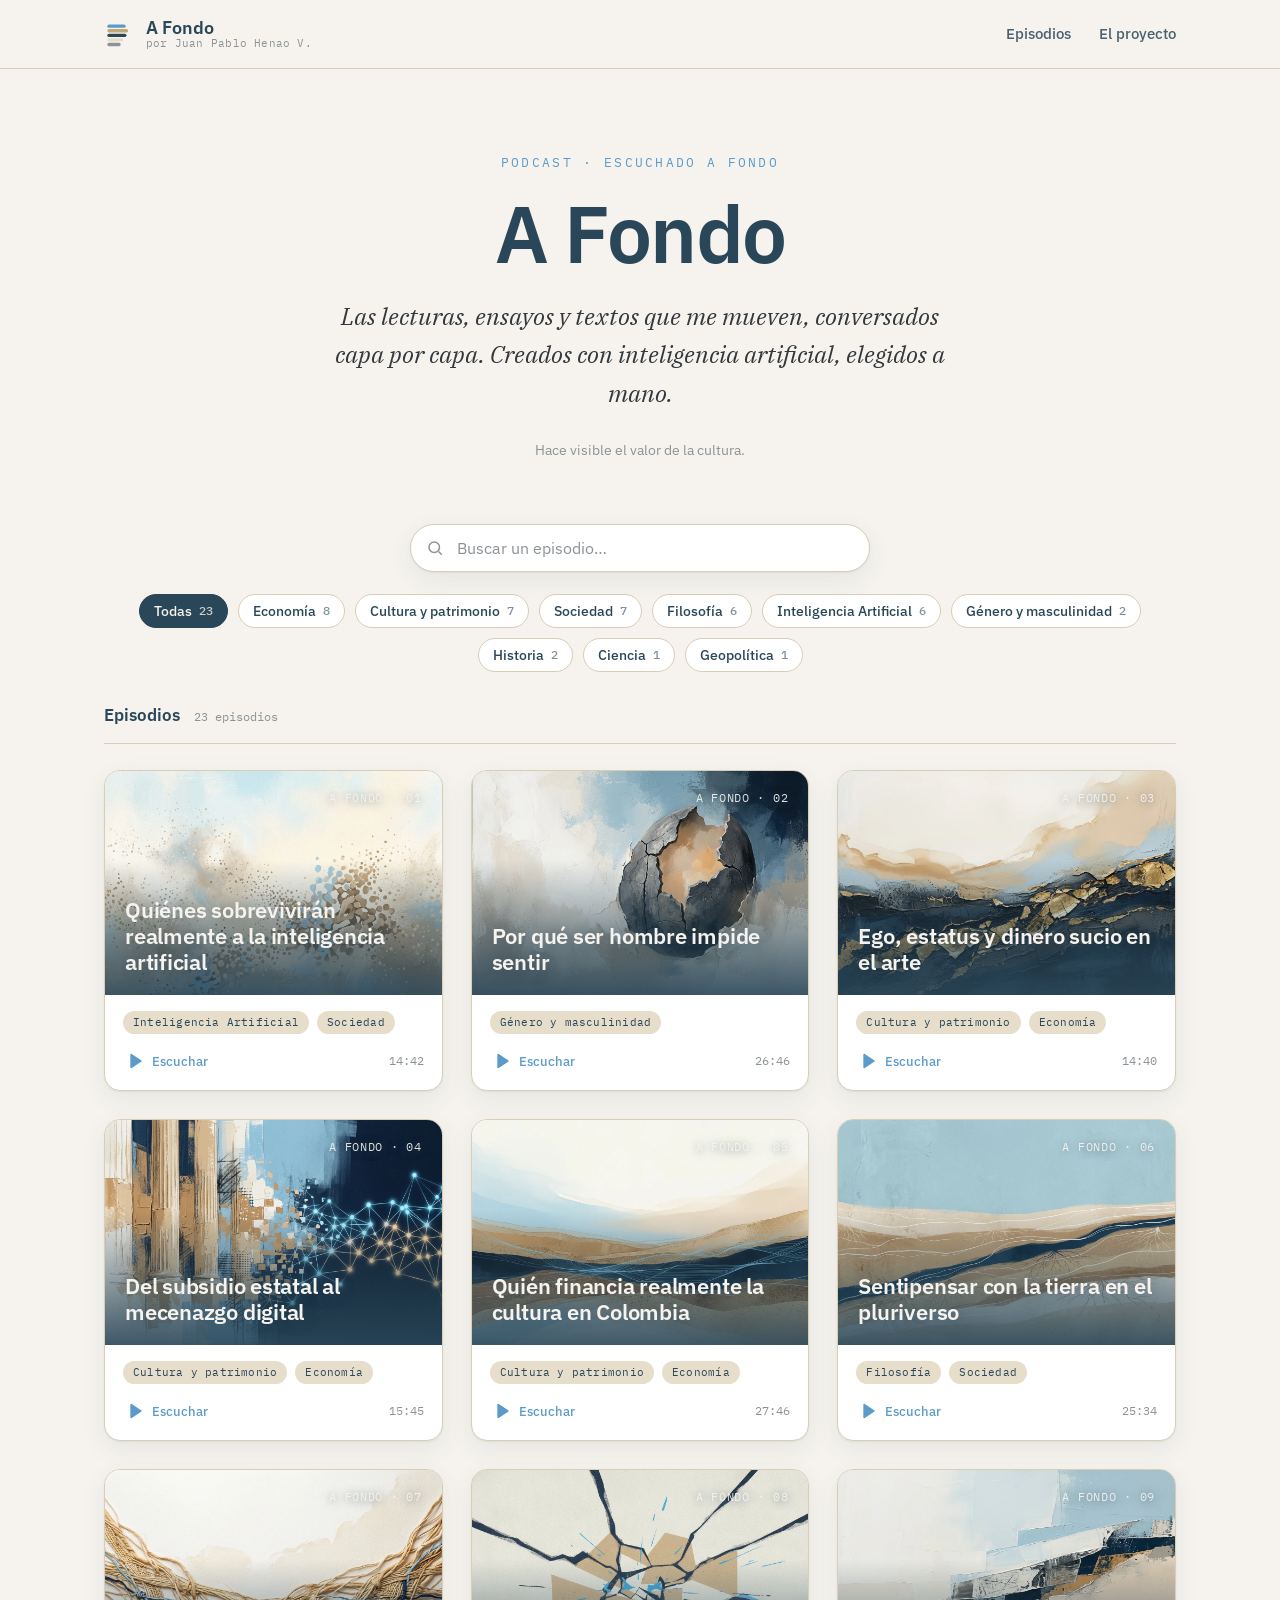
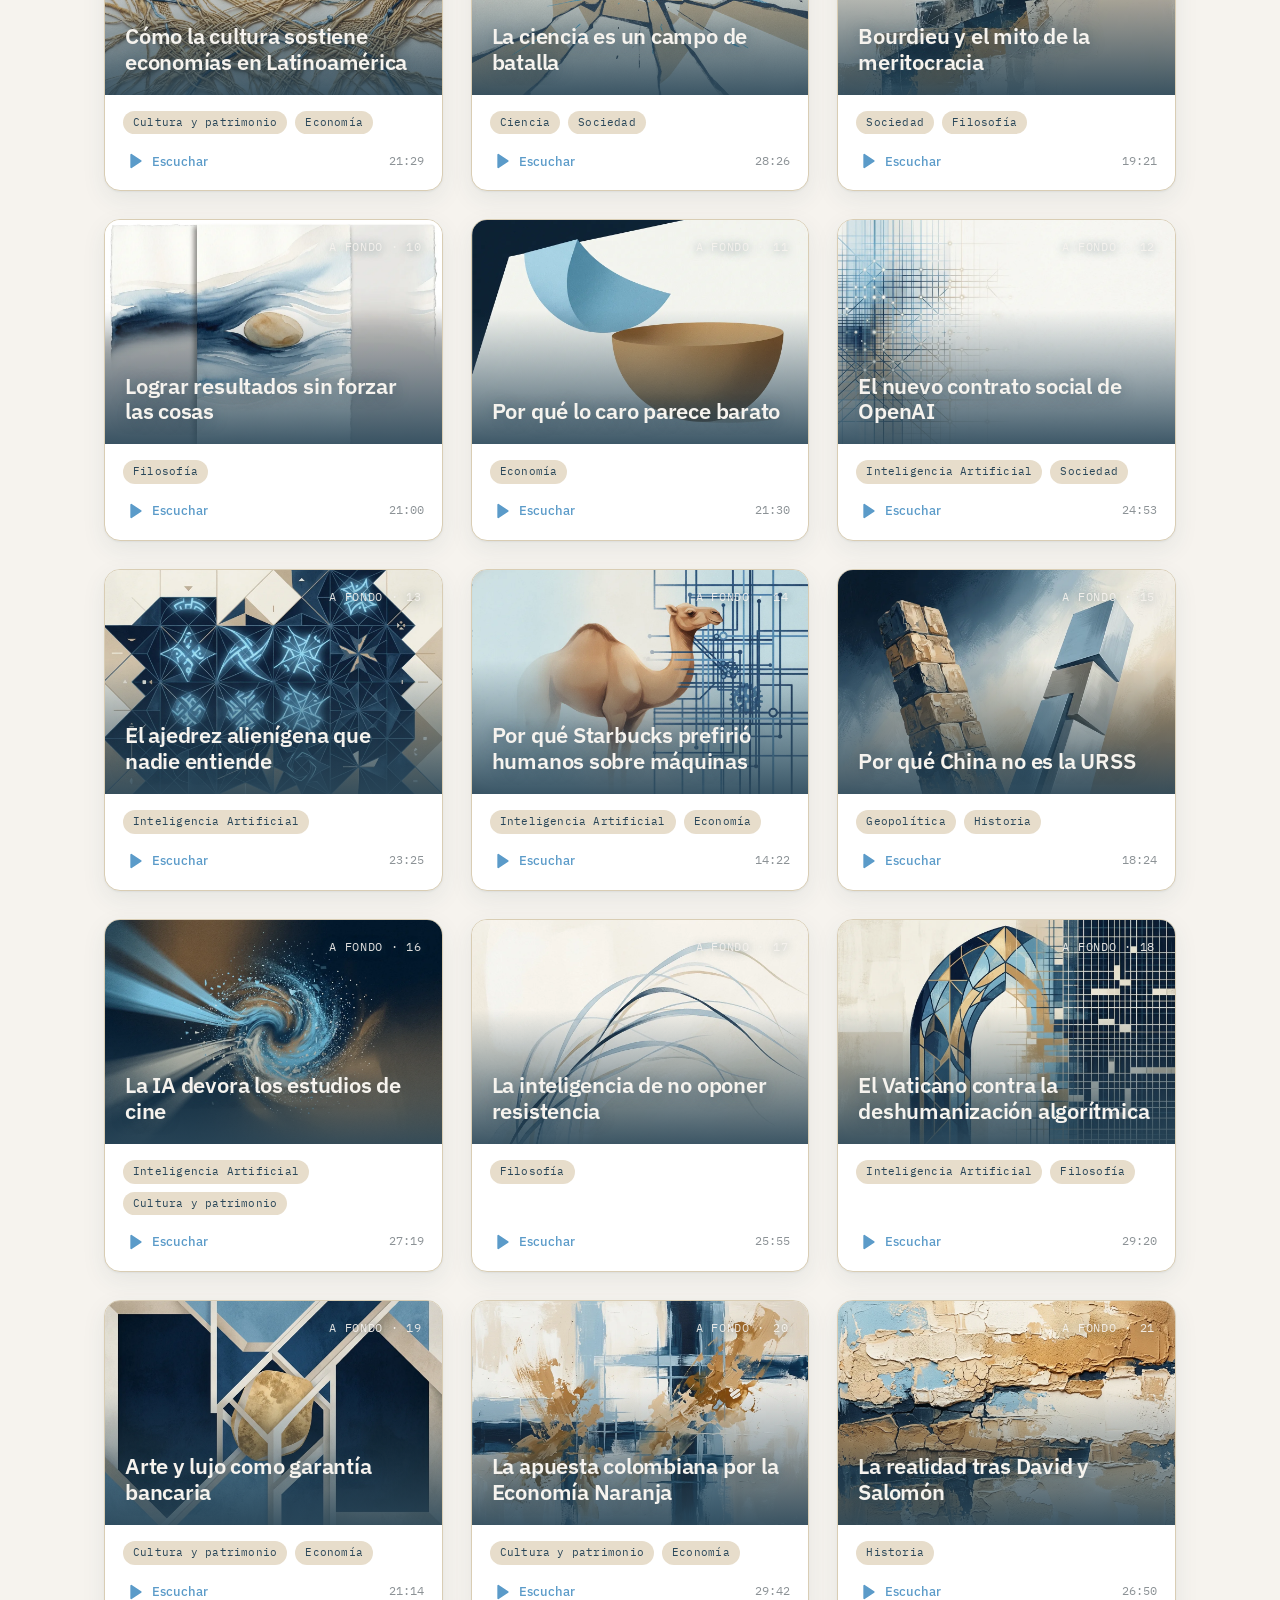
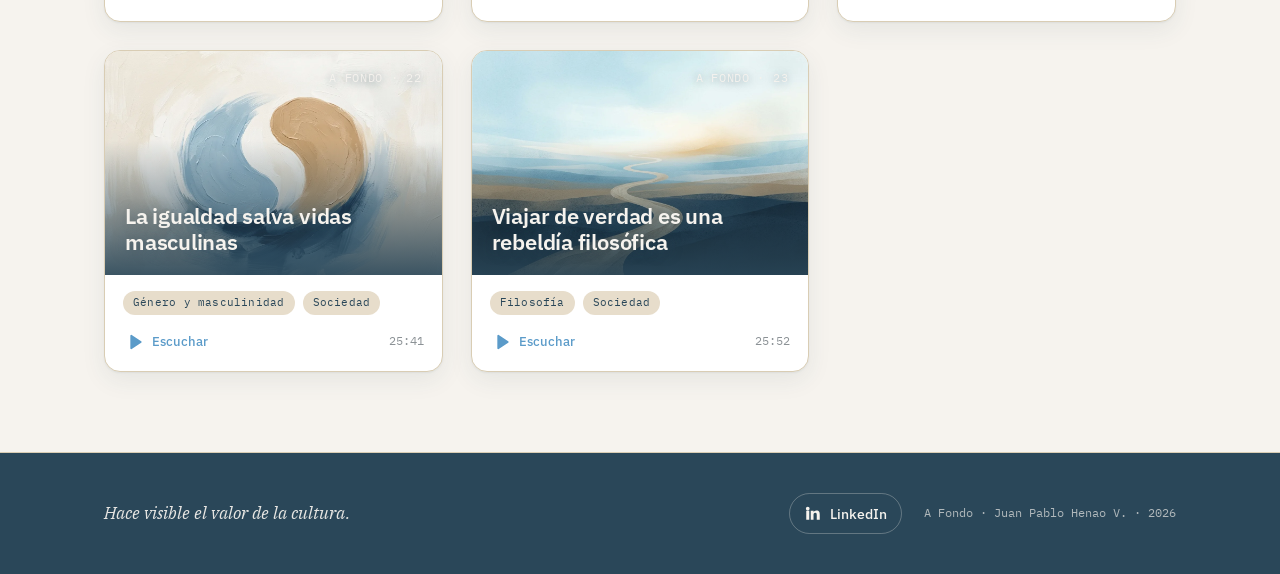
<file: index.html>
<!doctype html>
<html lang="es">
<head>
  <meta charset="utf-8" />
  <meta name="viewport" content="width=device-width, initial-scale=1" />
  <title>A Fondo — un podcast sobre las ideas que me mueven</title>
  <meta name="description" content="A Fondo: conversaciones creadas con IA a partir de las lecturas, ensayos y textos que me interesan. Por Juan Pablo Henao V." />
  <meta property="og:type" content="website" />
  <meta property="og:title" content="A Fondo — un podcast sobre las ideas que me mueven" />
  <meta property="og:description" content="Conversaciones creadas con IA a partir de las lecturas, ensayos y textos que me interesan. Por Juan Pablo Henao V." />
  <meta property="og:image" content="https://afondo.me/assets/og.png" />
  <meta name="twitter:card" content="summary_large_image" />
  <link rel="icon" href="assets/favicon.svg" type="image/svg+xml" />
  <link rel="preconnect" href="https://fonts.googleapis.com" />
  <link rel="preconnect" href="https://fonts.gstatic.com" crossorigin />
  <link href="https://fonts.googleapis.com/css2?family=IBM+Plex+Mono:wght@400;500&family=IBM+Plex+Sans:wght@400;500;600;700&family=IBM+Plex+Serif:ital@0;1&display=swap" rel="stylesheet" />
  <link rel="stylesheet" href="assets/estilo.css?v=5" />
</head>
<body data-pagina="home">
  <header class="cabecera">
    <div class="envoltura cabecera__inner">
      <a class="marca" href="index.html" aria-label="A Fondo — inicio">
        <svg class="marca__logo" viewBox="0 0 72 64" role="img" aria-hidden="true">
          <rect x="8" y="8"  width="44" height="8" rx="4" fill="#5B9BC9"/>
          <rect x="8" y="19" width="50" height="8" rx="4" fill="#C2A878"/>
          <rect x="8" y="30" width="46" height="8" rx="4" fill="#2A4759"/>
          <rect x="8" y="41" width="38" height="8" rx="4" fill="#E7DDCB"/>
          <rect x="8" y="52" width="32" height="8" rx="4" fill="#8C9296"/>
        </svg>
        <span class="marca__txt">
          <span class="marca__nombre">A Fondo</span>
          <span class="marca__sub">por Juan Pablo Henao V.</span>
        </span>
      </a>
      <nav class="nav">
        <a href="#episodios">Episodios</a>
        <a href="#proyecto">El proyecto</a>
      </nav>
    </div>
  </header>

  <main>
    <section class="hero envoltura">
      <p class="hero__kicker">Podcast · escuchado a fondo</p>
      <h1 class="hero__titulo">A&nbsp;Fondo</h1>
      <p class="hero__lema">Las lecturas, ensayos y textos que me mueven, conversados capa por capa. Creados con inteligencia artificial, elegidos a mano.</p>
      <p class="hero__firma">Hace visible el valor de la cultura.</p>
    </section>

    <section class="envoltura" id="episodios">
      <div class="controles">
        <div class="buscador">
          <svg viewBox="0 0 24 24" fill="none" stroke="currentColor" stroke-width="2" aria-hidden="true"><circle cx="11" cy="11" r="7"/><path d="m21 21-4.3-4.3"/></svg>
          <input type="search" id="busqueda" placeholder="Buscar un episodio…" aria-label="Buscar episodios por título" />
        </div>
        <div class="chips" id="chips" role="group" aria-label="Filtrar por temática"></div>
      </div>

      <div class="seccion-titulo">
        <h2>Episodios</h2>
        <span id="conteo">cargando…</span>
      </div>
      <div class="rejilla" id="rejilla"></div>
    </section>
  </main>

  <footer class="pie" id="proyecto">
    <div class="envoltura pie__inner">
      <span class="pie__lema">Hace visible el valor de la cultura.</span>
      <div class="pie__derecha">
        <a class="pie__linkedin" href="https://co.linkedin.com/in/juan-pablo-henao-vallejo" target="_blank" rel="noopener">
          <svg viewBox="0 0 24 24" fill="currentColor" aria-hidden="true"><path d="M4.98 3.5a2.5 2.5 0 1 1 0 5 2.5 2.5 0 0 1 0-5zM3 9h4v12H3zM9 9h3.8v1.7h.05c.53-1 1.83-2.05 3.77-2.05C20.5 8.65 21 11 21 14.2V21h-4v-6c0-1.43-.03-3.27-2-3.27-2 0-2.3 1.56-2.3 3.17V21H9z"/></svg>
          LinkedIn
        </a>
        <span class="pie__meta">A Fondo · Juan Pablo Henao V. · 2026</span>
      </div>
    </div>
  </footer>

  <script src="assets/app.js?v=6"></script>
</body>
</html>
</file>
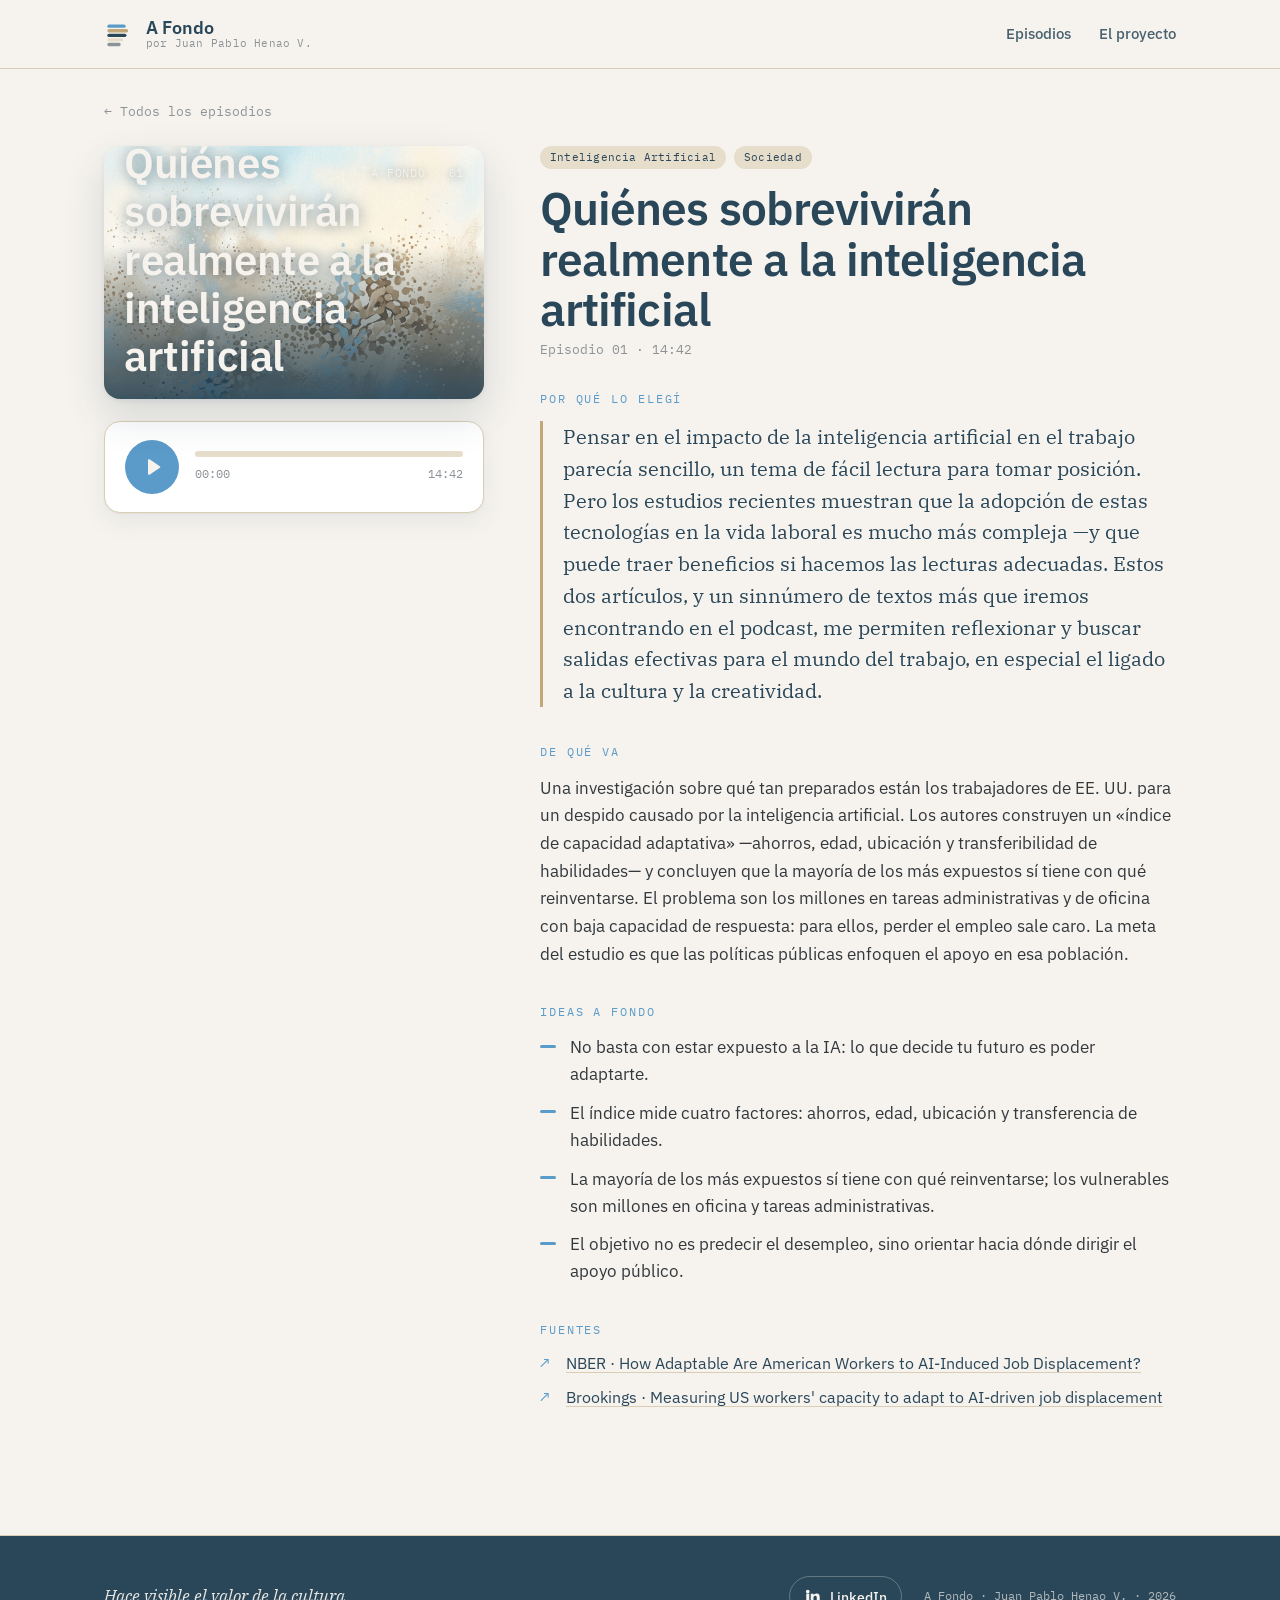
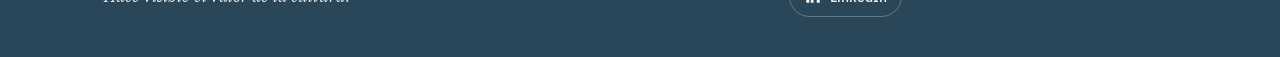
<file: episodio.html>
<!doctype html>
<html lang="es">
<head>
  <meta charset="utf-8" />
  <meta name="viewport" content="width=device-width, initial-scale=1" />
  <title>Episodio — A Fondo</title>
  <meta property="og:type" content="website" />
  <meta property="og:title" content="A Fondo — un podcast sobre las ideas que me mueven" />
  <meta property="og:description" content="Conversaciones creadas con IA a partir de las lecturas, ensayos y textos que me interesan. Por Juan Pablo Henao V." />
  <meta property="og:image" content="https://afondo.me/assets/og.png" />
  <meta name="twitter:card" content="summary_large_image" />
  <link rel="icon" href="assets/favicon.svg" type="image/svg+xml" />
  <link rel="preconnect" href="https://fonts.googleapis.com" />
  <link rel="preconnect" href="https://fonts.gstatic.com" crossorigin />
  <link href="https://fonts.googleapis.com/css2?family=IBM+Plex+Mono:wght@400;500&family=IBM+Plex+Sans:wght@400;500;600;700&family=IBM+Plex+Serif:ital@0;1&display=swap" rel="stylesheet" />
  <link rel="stylesheet" href="assets/estilo.css?v=5" />
</head>
<body data-pagina="ficha">
  <header class="cabecera">
    <div class="envoltura cabecera__inner">
      <a class="marca" href="index.html" aria-label="A Fondo — inicio">
        <svg class="marca__logo" viewBox="0 0 72 64" role="img" aria-hidden="true">
          <rect x="8" y="8"  width="44" height="8" rx="4" fill="#5B9BC9"/>
          <rect x="8" y="19" width="50" height="8" rx="4" fill="#C2A878"/>
          <rect x="8" y="30" width="46" height="8" rx="4" fill="#2A4759"/>
          <rect x="8" y="41" width="38" height="8" rx="4" fill="#E7DDCB"/>
          <rect x="8" y="52" width="32" height="8" rx="4" fill="#8C9296"/>
        </svg>
        <span class="marca__txt">
          <span class="marca__nombre">A Fondo</span>
          <span class="marca__sub">por Juan Pablo Henao V.</span>
        </span>
      </a>
      <nav class="nav">
        <a href="index.html#episodios">Episodios</a>
        <a href="index.html#proyecto">El proyecto</a>
      </nav>
    </div>
  </header>

  <main class="envoltura">
    <a class="volver" href="index.html">← Todos los episodios</a>
    <article class="ficha" id="ficha"></article>
  </main>

  <footer class="pie">
    <div class="envoltura pie__inner">
      <span class="pie__lema">Hace visible el valor de la cultura.</span>
      <div class="pie__derecha">
        <a class="pie__linkedin" href="https://co.linkedin.com/in/juan-pablo-henao-vallejo" target="_blank" rel="noopener">
          <svg viewBox="0 0 24 24" fill="currentColor" aria-hidden="true"><path d="M4.98 3.5a2.5 2.5 0 1 1 0 5 2.5 2.5 0 0 1 0-5zM3 9h4v12H3zM9 9h3.8v1.7h.05c.53-1 1.83-2.05 3.77-2.05C20.5 8.65 21 11 21 14.2V21h-4v-6c0-1.43-.03-3.27-2-3.27-2 0-2.3 1.56-2.3 3.17V21H9z"/></svg>
          LinkedIn
        </a>
        <span class="pie__meta">A Fondo · Juan Pablo Henao V. · 2026</span>
      </div>
    </div>
  </footer>

  <script src="assets/app.js?v=6"></script>
</body>
</html>
</file>
<file: assets/estilo.css>
/* ============================================================
   A Fondo — hoja de estilo
   Sistema de marca "cielo y tierra" de Juan Pablo Henao V.
   ============================================================ */

:root {
  --azul-cielo: #5B9BC9;
  --azul-noche: #2A4759;
  --camel:      #C2A878;
  --arena:      #E7DDCB;
  --arena-filo: #D9CDB4;
  --gris-piedra:#8C9296;
  --hueso:      #F6F3EE;
  --grafito:    #33383D;

  --sans: "IBM Plex Sans", "Segoe UI", system-ui, sans-serif;
  --mono: "IBM Plex Mono", ui-monospace, monospace;
  --serif:"IBM Plex Serif", Georgia, serif;

  --ancho: 1120px;
  --radio: 16px;
  --sombra: 0 1px 2px rgba(42,71,89,.06), 0 8px 24px rgba(42,71,89,.08);
  --sombra-alta: 0 2px 4px rgba(42,71,89,.08), 0 18px 40px rgba(42,71,89,.16);
}

* { box-sizing: border-box; }
html { scroll-behavior: smooth; }

body {
  margin: 0;
  font-family: var(--sans);
  color: var(--grafito);
  background: var(--hueso);
  line-height: 1.6;
  -webkit-font-smoothing: antialiased;
  text-rendering: optimizeLegibility;
}

a { color: inherit; text-decoration: none; }
.envoltura { width: 100%; max-width: var(--ancho); margin: 0 auto; padding: 0 24px; }

/* ---------- Header ---------- */
.cabecera {
  position: sticky; top: 0; z-index: 20;
  background: rgba(246,243,238,.82);
  backdrop-filter: saturate(140%) blur(10px);
  border-bottom: 1px solid var(--arena-filo);
}
.cabecera__inner { display: flex; align-items: center; justify-content: space-between; height: 68px; }
.marca { display: flex; align-items: center; gap: 12px; }
.marca__logo { display: block; width: 30px; height: 27px; flex: none; }
.marca__txt { display: flex; flex-direction: column; line-height: 1.1; }
.marca__nombre { font-weight: 600; font-size: 1.12rem; color: var(--azul-noche); letter-spacing: .01em; }
.marca__sub { font-family: var(--mono); font-size: .66rem; color: var(--gris-piedra); letter-spacing: .02em; }
.nav { display: flex; gap: 28px; align-items: center; }
.nav a { font-size: .92rem; color: var(--azul-noche); font-weight: 500; opacity: .85; transition: opacity .15s; }
.nav a:hover { opacity: 1; }

/* ---------- Hero ---------- */
.hero { padding: 84px 0 48px; text-align: center; }
.hero__kicker { font-family: var(--mono); font-size: .8rem; letter-spacing: .18em; text-transform: uppercase; color: var(--azul-cielo); margin: 0 0 20px; }
.hero__titulo { font-size: clamp(2.8rem, 7vw, 5rem); font-weight: 600; color: var(--azul-noche); margin: 0 0 22px; letter-spacing: -.02em; line-height: 1.02; }
.hero__lema { font-family: var(--serif); font-style: italic; font-size: clamp(1.15rem, 2.4vw, 1.5rem); color: var(--grafito); max-width: 640px; margin: 0 auto; }
.hero__firma { font-size: .9rem; color: var(--gris-piedra); margin-top: 26px; }

/* ---------- Controles: buscador + chips ---------- */
.controles { margin-bottom: 30px; }
.buscador { position: relative; max-width: 460px; margin: 0 auto 22px; }
.buscador svg { position: absolute; left: 16px; top: 50%; transform: translateY(-50%); width: 18px; height: 18px; color: var(--gris-piedra); }
.buscador input {
  width: 100%; font-family: var(--sans); font-size: .98rem; color: var(--grafito);
  padding: 13px 16px 13px 46px; border: 1px solid var(--arena-filo); border-radius: 999px;
  background: #fff; box-shadow: var(--sombra); transition: border-color .15s, box-shadow .15s;
}
.buscador input::placeholder { color: var(--gris-piedra); }
.buscador input:focus { outline: none; border-color: var(--azul-cielo); box-shadow: 0 0 0 3px rgba(91,155,201,.18); }

.chips { display: flex; flex-wrap: wrap; gap: 10px; justify-content: center; }
.chip {
  font-family: var(--sans); font-size: .85rem; font-weight: 500; color: var(--azul-noche);
  background: #fff; border: 1px solid var(--arena-filo); border-radius: 999px;
  padding: 7px 14px; cursor: pointer; display: inline-flex; align-items: center; gap: 7px;
  transition: background .15s, color .15s, border-color .15s, transform .1s;
}
.chip:hover { border-color: var(--azul-cielo); }
.chip:active { transform: scale(.97); }
.chip--activo { background: var(--azul-noche); color: var(--hueso); border-color: var(--azul-noche); }
.chip__n { font-family: var(--mono); font-size: .72rem; opacity: .6; }
.chip--activo .chip__n { opacity: .8; }

/* ---------- Sección + rejilla ---------- */
.seccion-titulo { display: flex; align-items: baseline; gap: 14px; margin: 8px 0 26px; padding-bottom: 14px; border-bottom: 1px solid var(--arena-filo); }
.seccion-titulo h2 { font-size: 1.05rem; font-weight: 600; color: var(--azul-noche); margin: 0; }
.seccion-titulo span { font-family: var(--mono); font-size: .78rem; color: var(--gris-piedra); }

.rejilla { display: grid; gap: 28px; grid-template-columns: repeat(auto-fill, minmax(290px, 1fr)); padding-bottom: 80px; }

.tarjeta { background: #fff; border: 1px solid var(--arena-filo); border-radius: var(--radio); overflow: hidden; box-shadow: var(--sombra); transition: transform .18s ease, box-shadow .18s ease; display: flex; flex-direction: column; }
.tarjeta:hover { transform: translateY(-4px); box-shadow: var(--sombra-alta); }
.tarjeta__cuerpo { padding: 16px 18px 18px; display: flex; flex-direction: column; gap: 12px; flex: 1; }
.tarjeta__tags { display: flex; gap: 8px; flex-wrap: wrap; }
.pildora { font-family: var(--mono); font-size: .68rem; letter-spacing: .02em; color: var(--azul-noche); background: var(--arena); border-radius: 999px; padding: 3px 10px; }
.tarjeta__pie { margin-top: auto; padding-top: 4px; display: flex; align-items: center; justify-content: space-between; font-family: var(--mono); font-size: .74rem; color: var(--gris-piedra); }
.tarjeta__play { display: inline-flex; align-items: center; gap: 7px; color: var(--azul-cielo); font-weight: 500; font-family: var(--sans); font-size: .82rem; }
.tarjeta__play svg { width: 22px; height: 22px; }
.estado-prep { display: inline-flex; align-items: center; gap: 6px; font-family: var(--mono); font-size: .74rem; color: var(--camel); }

.sin-resultados { grid-column: 1 / -1; text-align: center; color: var(--gris-piedra); padding: 60px 0; }
.enlace-limpiar { background: none; border: none; color: var(--azul-cielo); font: inherit; cursor: pointer; text-decoration: underline; }

/* ---------- Portada generada (estratos) ---------- */
.portada { position: relative; aspect-ratio: 3 / 2; overflow: hidden; display: flex; flex-direction: column; justify-content: flex-end; padding: 20px; color: var(--hueso); background-size: cover; background-position: center; }
.portada[data-bg="noche"]   { background-color: var(--azul-noche); }
.portada[data-bg="grafito"] { background-color: var(--grafito); }
.portada[data-bg="cielo"]   { background-color: #3E6E92; }
.portada::after { content: ""; position: absolute; inset: 0; background: linear-gradient(to top, rgba(42,71,89,.9) 0%, rgba(42,71,89,.45) 30%, rgba(42,71,89,0) 60%); pointer-events: none; }
.portada__estratos { position: absolute; top: 18px; left: 18px; display: flex; flex-direction: column; gap: 4px; opacity: .95; }
.portada__estratos i { display: block; height: 7px; border-radius: 999px; }
.portada__num { position: absolute; top: 18px; right: 20px; z-index: 2; font-family: var(--mono); font-size: .74rem; letter-spacing: .06em; color: rgba(246,243,238,.9); text-shadow: 0 1px 8px rgba(42,71,89,.6); }
.portada__titulo { position: relative; z-index: 2; font-size: 1.4rem; font-weight: 600; line-height: 1.16; margin: 0; letter-spacing: -.01em; text-shadow: 0 1px 14px rgba(42,71,89,.55); }
.portada--grande .portada__titulo { font-size: clamp(1.8rem, 3.4vw, 2.6rem); }
.portada--grande { border-radius: var(--radio); box-shadow: var(--sombra-alta); }

/* ---------- Ficha de episodio ---------- */
.volver { display: inline-flex; align-items: center; gap: 8px; font-family: var(--mono); font-size: .82rem; color: var(--gris-piedra); margin: 32px 0 24px; }
.volver:hover { color: var(--azul-noche); }
.ficha { display: grid; grid-template-columns: 380px 1fr; gap: 56px; padding-bottom: 90px; align-items: start; }
.ficha__col-izq { position: sticky; top: 96px; }
.ficha__tags { display: flex; gap: 8px; flex-wrap: wrap; }
.ficha__titulo { font-size: clamp(2rem, 4vw, 2.9rem); font-weight: 600; color: var(--azul-noche); margin: 14px 0 6px; line-height: 1.08; letter-spacing: -.02em; }
.ficha__meta { font-family: var(--mono); font-size: .8rem; color: var(--gris-piedra); margin: 0 0 30px; }

.bloque { margin-bottom: 36px; }
.bloque__rotulo { font-family: var(--mono); font-size: .74rem; letter-spacing: .16em; text-transform: uppercase; color: var(--azul-cielo); margin: 0 0 12px; }
.bloque__texto { font-size: 1.08rem; color: var(--grafito); margin: 0; }
.bloque--porque .bloque__texto { font-family: var(--serif); font-size: 1.24rem; line-height: 1.6; color: var(--azul-noche); border-left: 3px solid var(--camel); padding-left: 20px; }
.ideas { list-style: none; padding: 0; margin: 0; display: grid; gap: 12px; }
.ideas li { position: relative; padding-left: 30px; font-size: 1.05rem; }
.ideas li::before { content: ""; position: absolute; left: 0; top: .62em; width: 16px; height: 3px; border-radius: 999px; background: var(--azul-cielo); }

.fuentes { list-style: none; padding: 0; margin: 0; display: grid; gap: 11px; }
.fuentes li { position: relative; padding-left: 26px; font-size: .98rem; line-height: 1.45; }
.fuentes li::before { content: "\2197"; position: absolute; left: 0; top: 0; color: var(--azul-cielo); font-family: var(--mono); }
.fuentes a { color: var(--azul-noche); text-decoration: underline; text-decoration-color: var(--arena-filo); text-underline-offset: 3px; transition: color .15s, text-decoration-color .15s; word-break: break-word; }
.fuentes a:hover { color: var(--azul-cielo); text-decoration-color: var(--azul-cielo); }

.aviso-prep { background: #fff; border: 1px dashed var(--arena-filo); border-radius: var(--radio); padding: 26px 28px; color: var(--grafito); }
.aviso-prep p:last-child { margin: 0; color: var(--gris-piedra); }

/* ---------- Reproductor ---------- */
.player { background: #fff; border: 1px solid var(--arena-filo); border-radius: var(--radio); padding: 18px 20px; margin-top: 22px; box-shadow: var(--sombra); display: flex; align-items: center; gap: 16px; }
.player--prep { justify-content: center; padding: 22px; }
.player__btn { flex: none; width: 54px; height: 54px; border-radius: 50%; border: none; cursor: pointer; background: var(--azul-cielo); color: var(--hueso); display: grid; place-items: center; transition: background .15s, transform .1s; }
.player__btn:hover { background: #4E8ABA; }
.player__btn:active { transform: scale(.96); }
.player__btn svg { width: 24px; height: 24px; }
.player__cuerpo { flex: 1; min-width: 0; }
.player__barra { height: 6px; background: var(--arena); border-radius: 999px; overflow: hidden; cursor: pointer; }
.player__progreso { height: 100%; width: 0%; background: var(--azul-cielo); border-radius: 999px; }
.player__tiempos { display: flex; justify-content: space-between; font-family: var(--mono); font-size: .74rem; color: var(--gris-piedra); margin-top: 8px; }

/* ---------- Footer ---------- */
.pie { border-top: 1px solid var(--arena-filo); background: var(--azul-noche); color: var(--hueso); padding: 40px 0; }
.pie__inner { display: flex; align-items: center; justify-content: space-between; gap: 20px; flex-wrap: wrap; }
.pie__lema { font-family: var(--serif); font-style: italic; font-size: 1.05rem; opacity: .92; }
.pie__derecha { display: flex; align-items: center; gap: 22px; flex-wrap: wrap; }
.pie__linkedin { display: inline-flex; align-items: center; gap: 8px; font-size: .9rem; font-weight: 500; color: var(--hueso); padding: 8px 14px; border: 1px solid rgba(246,243,238,.28); border-radius: 999px; transition: background .15s, border-color .15s; }
.pie__linkedin:hover { background: rgba(246,243,238,.12); border-color: rgba(246,243,238,.5); }
.pie__linkedin svg { width: 18px; height: 18px; }
.pie__meta { font-family: var(--mono); font-size: .76rem; opacity: .66; }

/* ---------- Responsive ---------- */
@media (max-width: 800px) {
  .ficha { grid-template-columns: 1fr; gap: 32px; }
  .ficha__col-izq { position: static; }
  .nav { display: none; }
  .hero { padding: 60px 0 36px; }
  .pie__inner { flex-direction: column; align-items: flex-start; }
}
</file>
